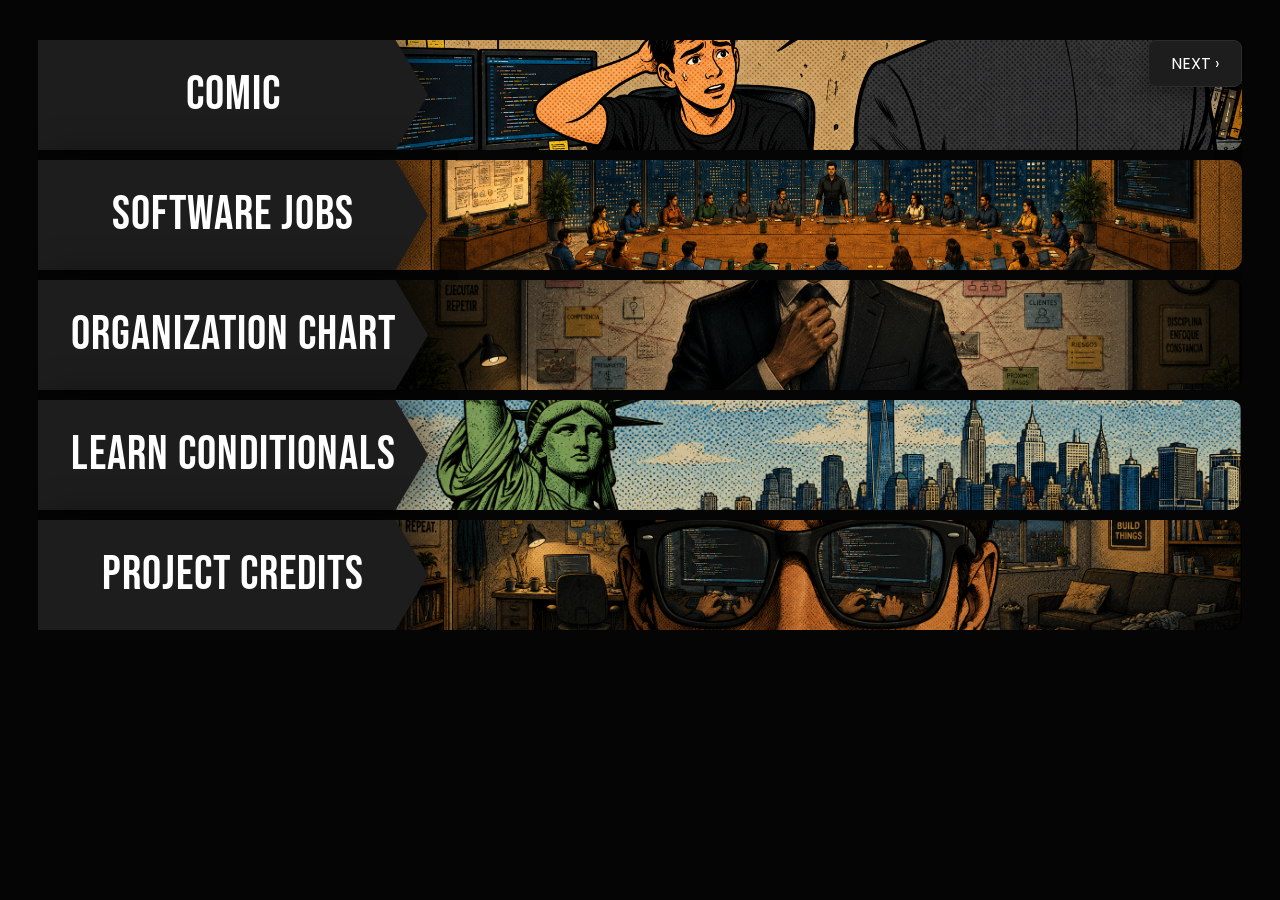
<file: index.html>
<!DOCTYPE html>
<html lang="es">

<head>
    <meta charset="UTF-8">
    <meta name="viewport" content="width=device-width, initial-scale=1.0">

    <link rel="stylesheet" href="style.css">

    <link href="https://fonts.googleapis.com/css2?family=Bebas+Neue&family=Poppins:wght@300;500&display=swap" rel="stylesheet">

    <title>English Project</title>
</head>

<body>

    <main id="menu">

        <h1 class="menu-title">ENGLISH PROJECT</h1>

        <button id="next-btn" class="page-nav next">NEXT ›</button>
        <button id="back-btn" class="page-nav back" hidden>‹ BACK</button>

        <div class="menu-pages" id="menu-pages">

    <div class="menu-page" id="page-1">

        <div class="item">
            <div class="flag">
                <svg viewBox="0 0 420 110" preserveAspectRatio="none">
                    <polygon class="flag-shape" points="0,0 385,0 420,55 385,110 0,110"/>
                </svg>
                <span>COMIC</span>
            </div>
            <div class="photo-container">
                <a href="comic.html" class="photo" style="background-image:url('img/comic.png')"></a>
            </div>
        </div>

        <div class="item">
            <div class="flag">
                <svg viewBox="0 0 420 110" preserveAspectRatio="none">
                    <polygon class="flag-shape" points="0,0 385,0 420,55 385,110 0,110"/>
                </svg>
                <span>SOFTWARE JOBS</span>
            </div>
            <div class="photo-container">
                <a href="jobs.html" class="photo" style="background-image:url('img/jobs.png')"></a>
            </div>
        </div>

        <div class="item">
            <div class="flag">
                <svg viewBox="0 0 420 110" preserveAspectRatio="none">
                    <polygon class="flag-shape" points="0,0 385,0 420,55 385,110 0,110"/>
                </svg>
                <span>ORGANIZATION CHART</span>
            </div>
            <div class="photo-container">
                <a href="chart.html" class="photo" style="background-image:url('img/chart.png')"></a>
            </div>
        </div>

        <div class="item">
            <div class="flag">
                <svg viewBox="0 0 420 110" preserveAspectRatio="none">
                    <polygon class="flag-shape" points="0,0 385,0 420,55 385,110 0,110"/>
                </svg>
                <span>LEARN CONDITIONALS</span>
            </div>
            <div class="photo-container">
                <a href="quiz.html" class="photo" style="background-image:url('img/quiz.png')"></a>
            </div>
        </div>

        <div class="item">
            <div class="flag">
                <svg viewBox="0 0 420 110" preserveAspectRatio="none">
                    <polygon class="flag-shape" points="0,0 385,0 420,55 385,110 0,110"/>
                </svg>
                <span>PROJECT CREDITS</span>
            </div>
            <div class="photo-container">
                <a href="credits.html" class="photo" style="background-image:url('img/credits.png')"></a>
            </div>
        </div>

    </div>

    <div class="menu-page" id="page-2">

        <div class="item">
            <div class="flag">
                <svg viewBox="0 0 420 110" preserveAspectRatio="none">
                    <polygon class="flag-shape" points="0,0 385,0 420,55 385,110 0,110"/>
                </svg>
                <span class="small-text">ZERO & FIRST<br>CONDITIONAL</span>
            </div>
            <div class="photo-container">
                <a href="conditionals.html" class="photo" style="background-image:url('img/conditionals.jpeg')"></a>
            </div>
        </div>

        <div class="item">
            <div class="flag">
                <svg viewBox="0 0 420 110" preserveAspectRatio="none">
                    <polygon class="flag-shape" points="0,0 385,0 420,55 385,110 0,110"/>
                </svg>
                <span class="small-text">CODESENA<br>SOLUTIONS</span>
            </div>
            <div class="photo-container">
                <a href="codesena.html" class="photo" style="background-image:url('img/codesena.png')"></a>
            </div>
        </div>

        <div class="item item-empty"></div>
        <div class="item item-empty"></div>
        <div class="item item-empty"></div>

    </div>

</div>

    </main>

    <script src="script.js"></script>

</body>

</html>
</file>
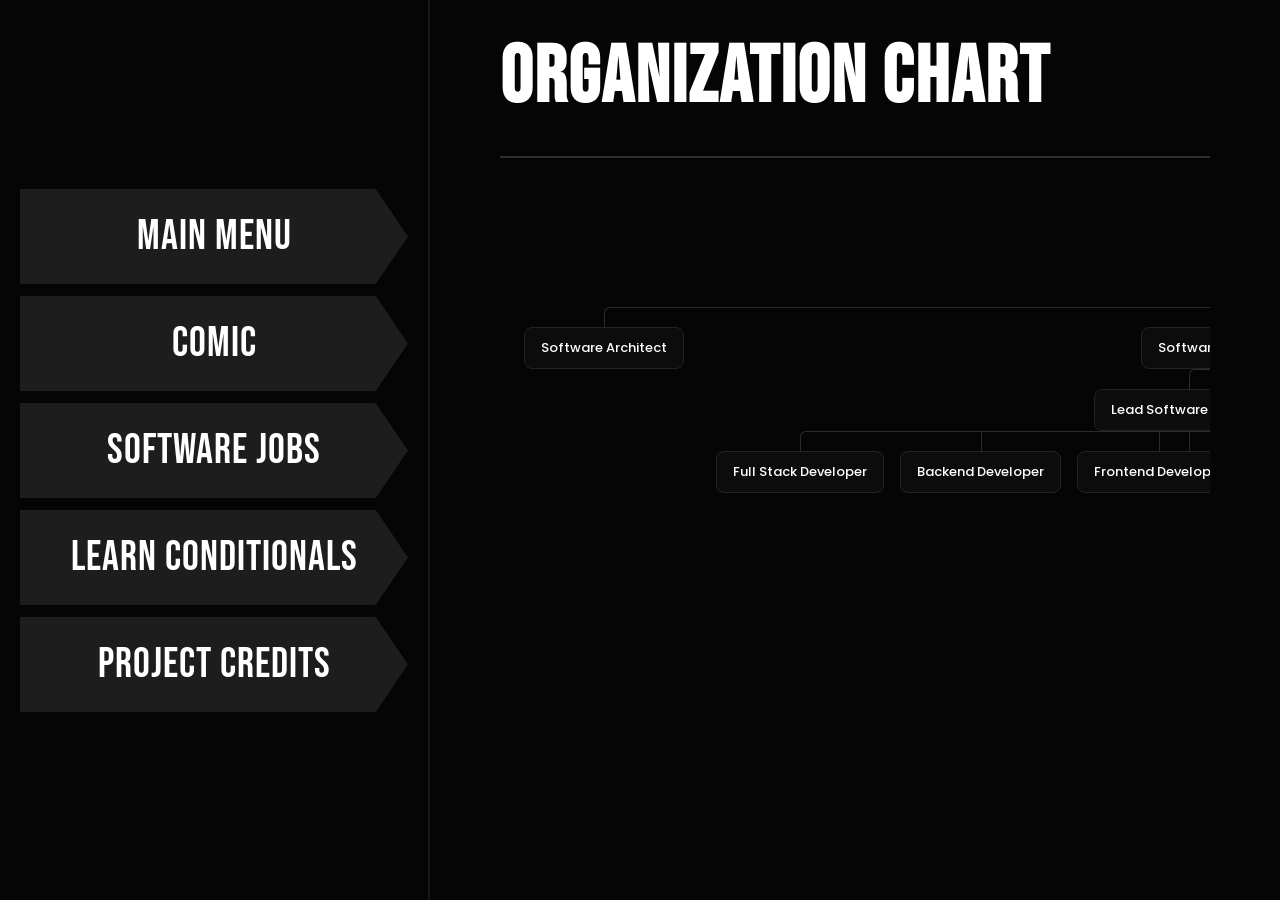
<file: chart.html>
<!DOCTYPE html>
<html lang="es">

<head>

    <meta charset="UTF-8">
    <meta name="viewport" content="width=device-width, initial-scale=1.0">

    <link rel="stylesheet" id="page-style" href="chart.css">

    <link href="https://fonts.googleapis.com/css2?family=Bebas+Neue&family=Poppins:wght@300;400;500&display=swap" rel="stylesheet">

    <title>Organization Chart</title>

</head>

<body>

    <!--======================
            MENÚ
    ======================-->

    <main id="menu"></main>

    <!--======================
          CONTENIDO
    ======================-->

    <section class="content">

        <h1>ORGANIZATION CHART</h1>

        <div class="separator"></div>

        <div class="org-chart">
            <ul>
                <li>
                    <div class="org-box">CEO</div>
                    <ul>
                        <li>
                            <div class="org-box">CTO</div>
                            <ul>
                                <li><div class="org-box">Software Architect</div></li>

                                <li>
                                    <div class="org-box">Software Engineering Manager</div>
                                    <ul>
                                        <li>
                                            <div class="org-box">Lead Software Engineer</div>
                                            <ul>
                                                <li><div class="org-box">Full Stack Developer</div></li>
                                                <li><div class="org-box">Backend Developer</div></li>
                                                <li><div class="org-box">Frontend Developer</div></li>
                                                <li><div class="org-box">Mobile App Developer</div></li>
                                                <li><div class="org-box">Junior Software Developer</div></li>
                                            </ul>
                                        </li>
                                        <li><div class="org-box">Scrum Master</div></li>
                                    </ul>
                                </li>

                                <li><div class="org-box">DevOps Engineer</div></li>

                                <li>
                                    <div class="org-box">Data Engineer</div>
                                    <ul>
                                        <li><div class="org-box">Database Administrator (DBA)</div></li>
                                    </ul>
                                </li>

                                <li><div class="org-box">Cybersecurity Analyst</div></li>

                                <li>
                                    <div class="org-box">QA Manager</div>
                                    <ul>
                                        <li><div class="org-box">QA Automation Engineer</div></li>
                                    </ul>
                                </li>

                                <li><div class="org-box">UI/UX Designer</div></li>
                            </ul>
                        </li>

                        <li>
                            <div class="org-box">Product Manager</div>
                            <ul>
                                <li><div class="org-box">Project Manager</div></li>
                            </ul>
                        </li>
                    </ul>
                </li>
            </ul>
        </div>

    </section>
<script src="menu.js"></script>
</body>

</html>
</file>
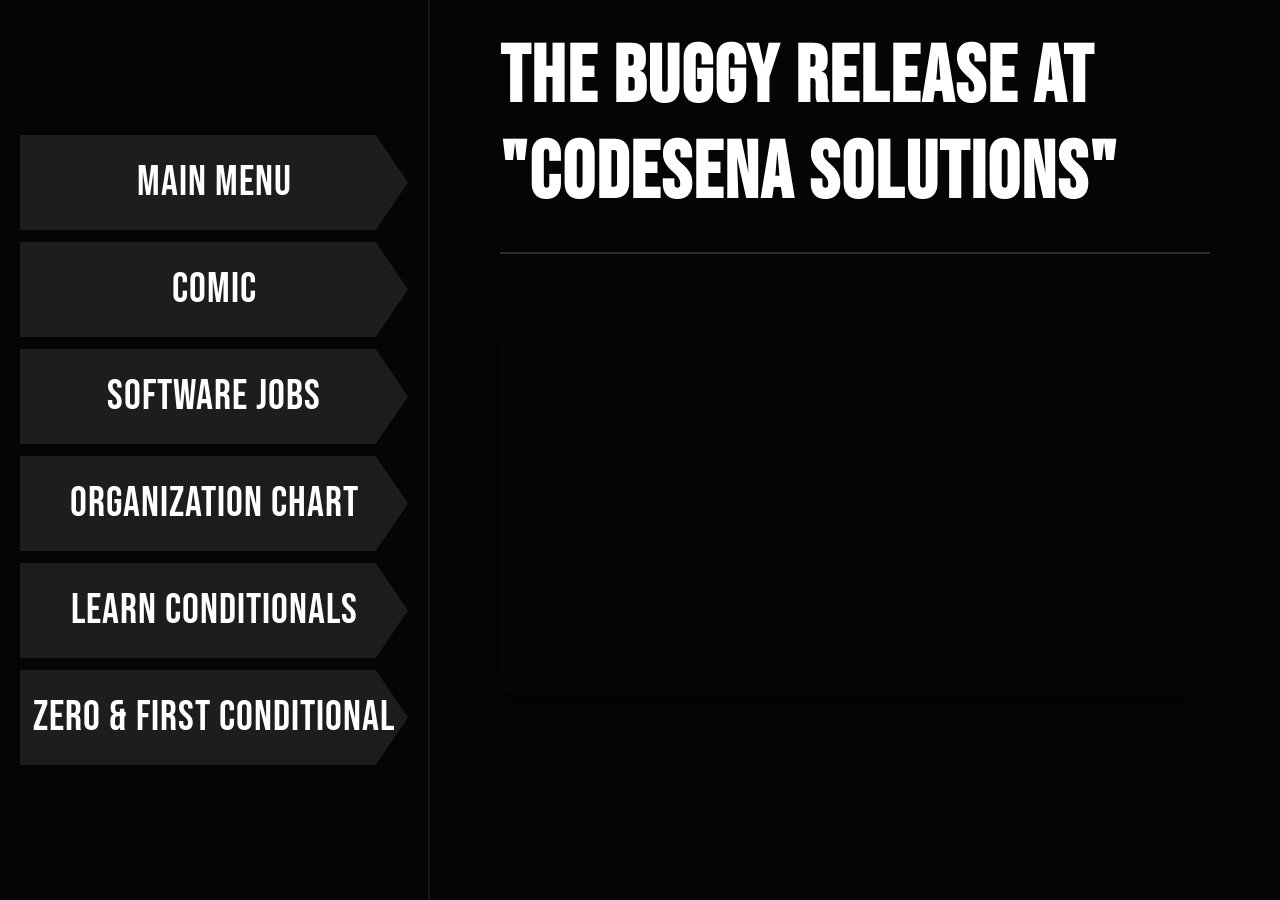
<file: codesena.html>
<!DOCTYPE html>
<html lang="es">

<head>

    <meta charset="UTF-8">
    <meta name="viewport" content="width=device-width, initial-scale=1.0">

    <link id="page-style" rel="stylesheet" href="conditionals.css">

    <link href="https://fonts.googleapis.com/css2?family=Bebas+Neue&family=Poppins:wght@300;400;500&display=swap" rel="stylesheet">

    <title>The Buggy Release at CodeSENA Solutions</title>

</head>

<body>

    <main id="menu"></main>

    <section class="content">

        <h1>THE BUGGY RELEASE AT "CODESENA SOLUTIONS"</h1>

        <div class="separator"></div>

        <div class="video-wrapper">
            <iframe
                src="https://www.youtube-nocookie.com/embed/qSfKwCmTITk"
                title="The Buggy Release at CodeSENA Solutions"
                frameborder="0"
                allow="accelerometer; autoplay; clipboard-write; encrypted-media; gyroscope; picture-in-picture; web-share"
                allowfullscreen>
            </iframe>
        </div>

    </section>

    <script src="menu.js"></script>

</body>

</html>
</file>
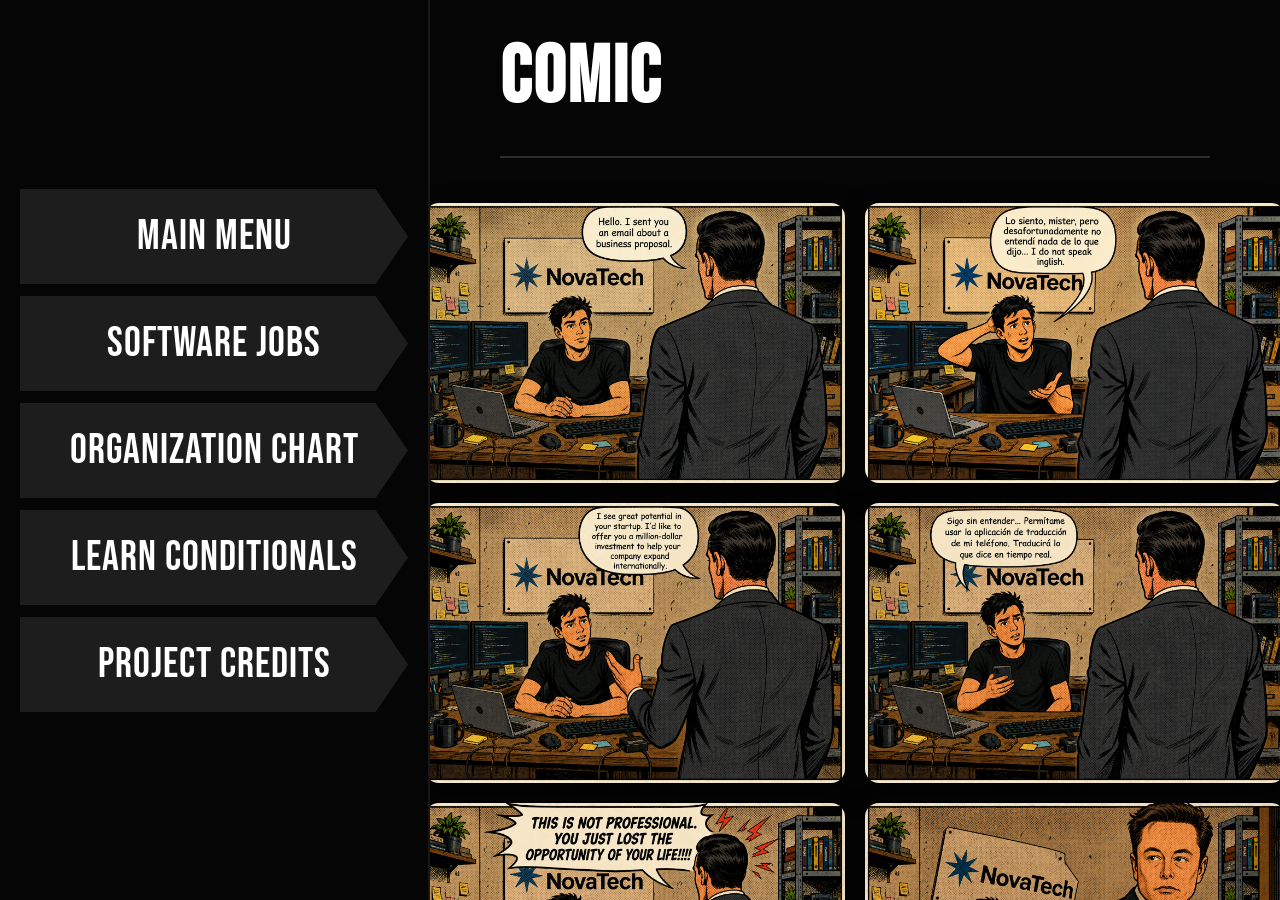
<file: comic.html>
<!DOCTYPE html>
<html lang="es">

<head>

    <meta charset="UTF-8">
    <meta name="viewport" content="width=device-width, initial-scale=1.0">

    <link rel="stylesheet" id="page-style" href="comic.css">

    <link href="https://fonts.googleapis.com/css2?family=Bebas+Neue&family=Poppins:wght@300;400;500&display=swap" rel="stylesheet">

    <title>Comic</title>

</head>

<body>

    <!--======================
            MENÚ
    ======================-->

    <main id="menu"></main>


    <!--======================
          CONTENIDO
    ======================-->

    <section class="content">

        <h1>COMIC</h1>

        <div class="separator"></div>


        <section class="comic-grid">

            <img src="img/comic1.png" alt="Comic 1">
            <img src="img/comic2.png" alt="Comic 2">

            <img src="img/comic3.png" alt="Comic 3">
            <img src="img/comic4.png" alt="Comic 4">

            <img src="img/comic5.png" alt="Comic 5">
            <img src="img/comic6.png" alt="Comic 6">

        </section>

        <h1 class="qa-title">QUESTIONS & ANSWERS</h1>

<div class="separator"></div>

<div class="qa">

    <h3>1. What communication problems are evident in the situation?</h3>

    <p>
        A linguistic problem, as the young man did not understand what the other person was saying because he could not speak English correctly. He knew only the basics, which prevented him from holding a coherent conversation.

    </p>

    <h3>2. How does this affect the company's image?</h3>

    <p>
        This makes the company appear unprepared, unprofessional, and unfamiliar with international business standards. They may miss out on major opportunities due to the language barrier, which can hinder their growth and expansion.
    </p>

    <h3>3. What simple English phrases could have solved the problem immediately?</h3>

    <ul>

        <li>Please speak more slowly.</li>

        <li>Could you repeat that, please?</li>

        <li>Please hold on a moment, I will call someone who speaks English.</li>

        <li>Thank you for your patience.</li>

    </ul>

    <h3>4. Have you ever experienced a similar situation? Share your experience.</h3>

    <p>
        I have never experienced a situation like that because I have not had personal contact with someone who speaks another language. However, sometimes it has been difficult for me to understand English in videos or online conversations. That is why I believe learning English is very important, especially in the programming industry, where it can open many professional opportunities.
    </p>

</div>

    </section>
<script src="menu.js"></script>
</body>

</html>
</file>
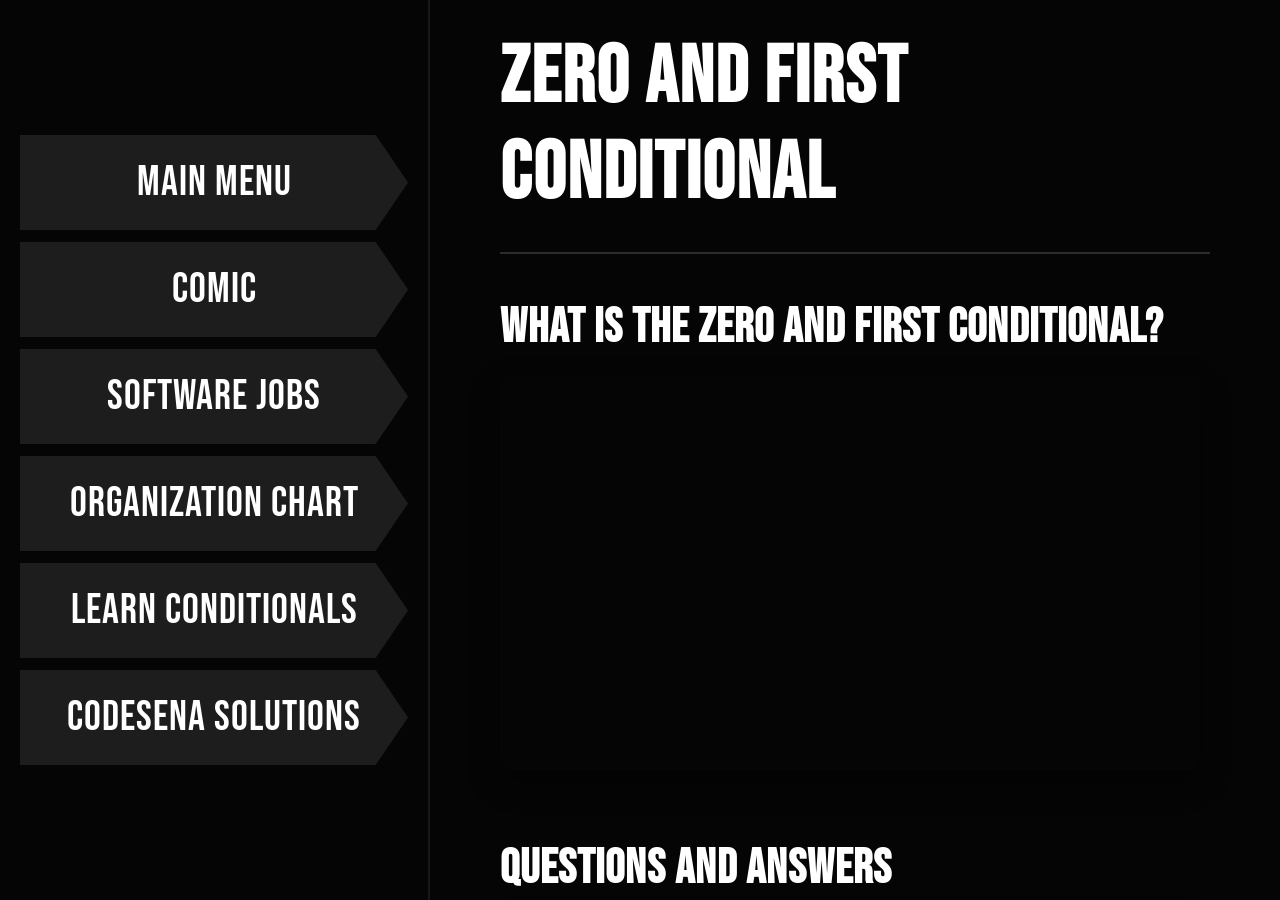
<file: conditionals.html>
<!DOCTYPE html>
<html lang="es">

<head>
    <meta charset="UTF-8">
    <meta name="viewport" content="width=device-width, initial-scale=1.0">
    <!-- Mantenemos el CSP para seguridad general e incluimos TikTok y YouTube en frame-src -->
    <meta http-equiv="Content-Security-Policy" content="script-src 'self'; frame-src 'self' https://www.youtube-nocookie.com https://www.tiktok.com;">

    <link id="page-style" rel="stylesheet" href="conditionals.css">
    <link href="https://fonts.googleapis.com/css2?family=Bebas+Neue&family=Poppins:wght@300;400;500&display=swap" rel="stylesheet">

    <title>Zero and First Conditional</title>
</head>

<body>

    <main id="menu"></main>

   <section class="content">

    <h1>ZERO AND FIRST CONDITIONAL</h1>

    <div class="separator"></div>

    <h2 class="video-subtitle">What is the zero and first conditional?</h2>

    <div class="video-wrapper">
        <iframe
            src="https://www.youtube-nocookie.com/embed/W9gJMl_FYs0"
            title="What is the zero and first conditional?"
            frameborder="0"
            allow="accelerometer; autoplay; clipboard-write; encrypted-media; gyroscope; picture-in-picture; web-share"
            allowfullscreen>
        </iframe>
    </div>

    <h2 class="video-subtitle">Questions and Answers</h2>

    <div class="video-wrapper">
        <iframe
            src="https://www.youtube-nocookie.com/embed/RC8B1yRriaQ"
            title="Questions and Answers"
            frameborder="0"
            allow="accelerometer; autoplay; clipboard-write; encrypted-media; gyroscope; picture-in-picture; web-share"
            allowfullscreen>
        </iframe>
    </div>

</section>

    <script src="menu.js"></script>

</body>

</html>
</file>
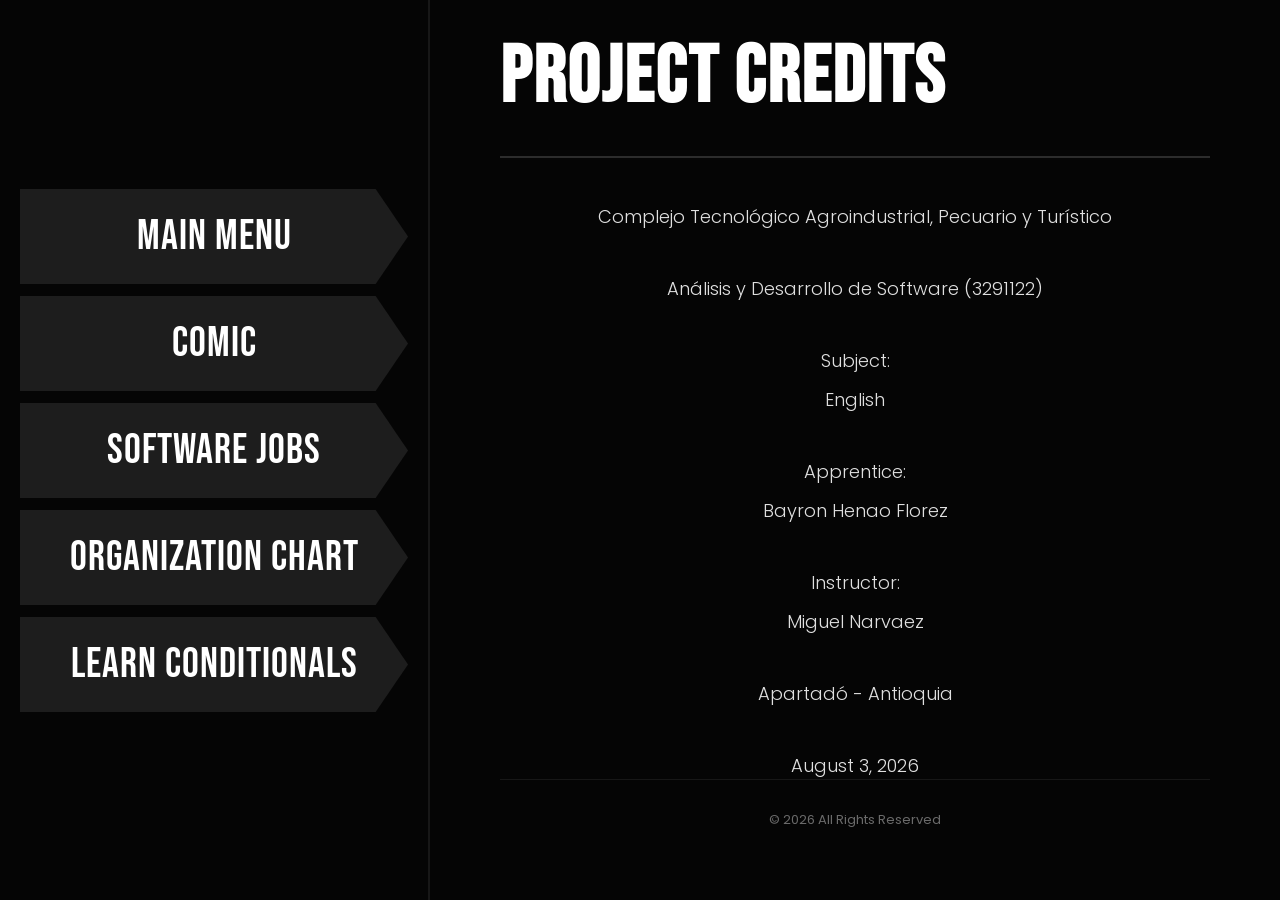
<file: credits.html>
<!DOCTYPE html>
<html lang="es">

<head>

    <meta charset="UTF-8">
    <meta name="viewport" content="width=device-width, initial-scale=1.0">

    <link rel="stylesheet" id="page-style" href="credits.css">

    <link href="https://fonts.googleapis.com/css2?family=Bebas+Neue&family=Poppins:wght@300;400;500&display=swap" rel="stylesheet">

    <title>Project Credits</title>

</head>

<body>

    <!--======================
            MENÚ
    ======================-->

    <main id="menu"></main>
    <!--======================
          CONTENIDO
    ======================-->

    <section class="content">

        <h1>PROJECT CREDITS</h1>

        <div class="separator"></div>

        <div class="credits-info">

    <p>Complejo Tecnológico Agroindustrial, Pecuario y Turístico</p>

    <p>Análisis y Desarrollo de Software (3291122)</p>

    <div class="credit-pair">
        <p>Subject:</p>
        <p>English</p>
    </div>

    <div class="credit-pair">
        <p>Apprentice:</p>
        <p>Bayron Henao Florez</p>
    </div>

    <div class="credit-pair">
        <p>Instructor:</p>
        <p>Miguel Narvaez</p>
    </div>

    <p>Apartadó - Antioquia</p>

    <p>August 3, 2026</p>

</div>

<footer class="credits-footer">&copy; 2026 All Rights Reserved</footer>

    </section>
<script src="menu.js"></script>
</body>

</html>
</file>
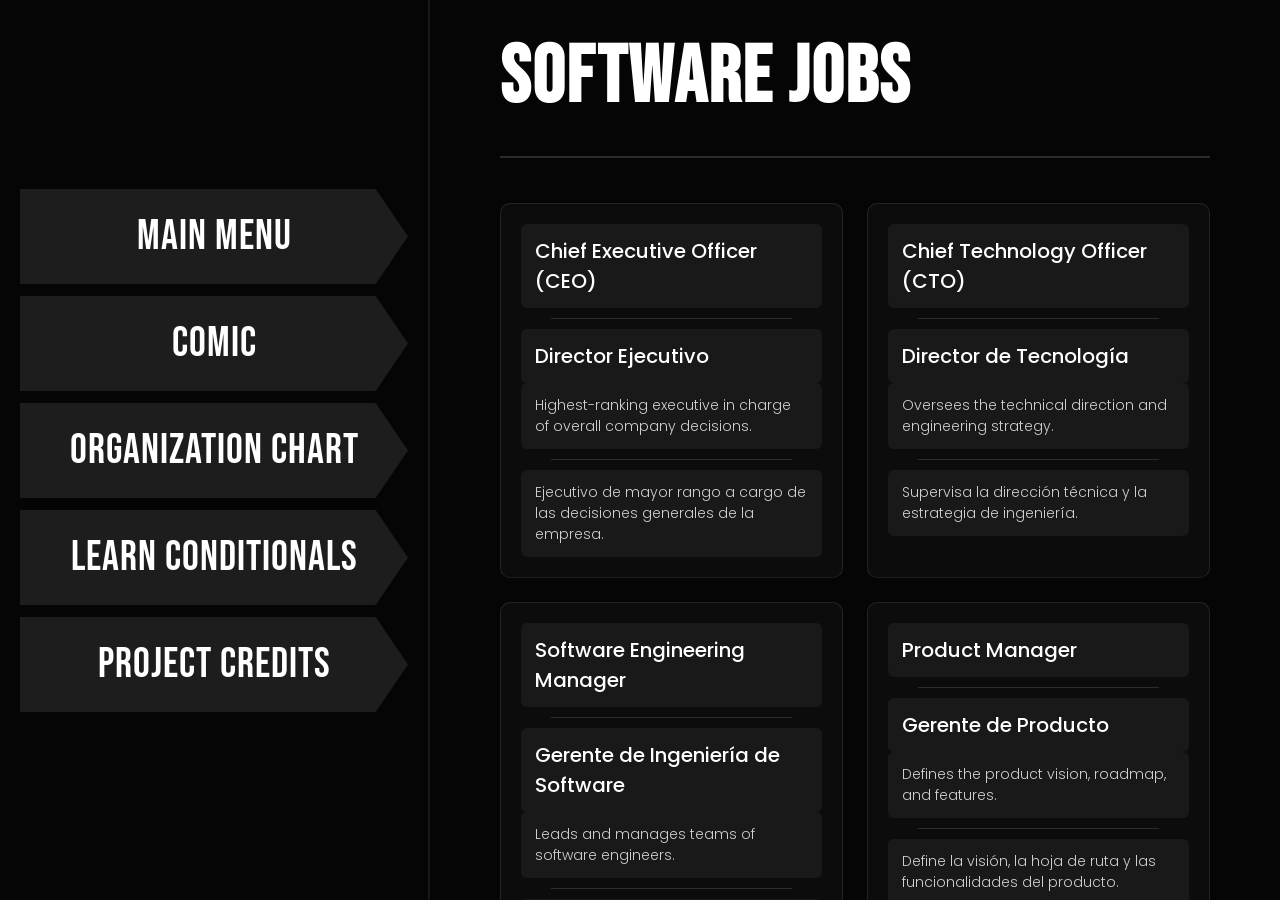
<file: jobs.html>
<!DOCTYPE html>
<html lang="es">

<head>

    <meta charset="UTF-8">
    <meta name="viewport" content="width=device-width, initial-scale=1.0">

    <link rel="stylesheet" id="page-style" href="jobs.css">

    <link href="https://fonts.googleapis.com/css2?family=Bebas+Neue&family=Poppins:wght@300;400;500&display=swap" rel="stylesheet">

    <title>Software Jobs</title>

</head>

<body>


    <main id="menu"></main>

    <section class="content">

        <h1>SOFTWARE JOBS</h1>

        <div class="separator"></div>

        <div class="jobs-grid">

   <div class="job">

    <div class="job-group">
        <p class="job-text">Chief Executive Officer (CEO)</p>
        <div class="job-line"></div>
        <p class="job-text">Director Ejecutivo</p>
    </div>

    <div class="job-group">
        <p class="job-text small">Highest-ranking executive in charge of overall company decisions.</p>
        <div class="job-line"></div>
        <p class="job-text small">Ejecutivo de mayor rango a cargo de las decisiones generales de la empresa.
</p>
    </div>

</div>
 <div class="job">

    <div class="job-group">
        <p class="job-text">Chief Technology Officer (CTO)</p>
        <div class="job-line"></div>
        <p class="job-text">Director de Tecnología</p>
    </div>

    <div class="job-group">
        <p class="job-text small">Oversees the technical direction and engineering strategy.</p>
        <div class="job-line"></div>
        <p class="job-text small">Supervisa la dirección técnica y la estrategia de ingeniería.</p>
    </div>

</div>
 <div class="job">

    <div class="job-group">
        <p class="job-text">Software Engineering Manager</p>
        <div class="job-line"></div>
        <p class="job-text">Gerente de Ingeniería de Software</p>
    </div>

    <div class="job-group">
        <p class="job-text small">Leads and manages teams of software engineers.</p>
        <div class="job-line"></div>
        <p class="job-text small">Lidera y gestiona equipos de ingenieros de software.
</p>
    </div>

</div>
 <div class="job">

    <div class="job-group">
        <p class="job-text">Product Manager</p>
        <div class="job-line"></div>
        <p class="job-text">Gerente de Producto</p>
    </div>

    <div class="job-group">
        <p class="job-text small">Defines the product vision, roadmap, and features.</p>
        <div class="job-line"></div>
        <p class="job-text small">Define la visión, la hoja de ruta y las funcionalidades del producto.
</p>
    </div>

</div>
 <div class="job">

    <div class="job-group">
        <p class="job-text">Project Manager</p>
        <div class="job-line"></div>
        <p class="job-text">Gerente de Proyecto</p>
    </div>

    <div class="job-group">
        <p class="job-text small">Ensures projects are completed on time and within budget.</p>
        <div class="job-line"></div>
        <p class="job-text small">Garantiza que los proyectos se completen a tiempo y dentro del presupuesto.
</p>
    </div>

</div>
 <div class="job">

    <div class="job-group">
        <p class="job-text">Software Architect</p>
        <div class="job-line"></div>
        <p class="job-text">Arquitecto de Software</p>
    </div>

    <div class="job-group">
        <p class="job-text small">Designs the high-level structure and technology stack of systems.</p>
        <div class="job-line"></div>
        <p class="job-text small">Diseña la estructura de alto nivel y la pila tecnológica de los sistemas.
</p>
    </div>

</div>
 <div class="job">

    <div class="job-group">
        <p class="job-text">Lead Software Engineer</p>
        <div class="job-line"></div>
        <p class="job-text">Líder de Desarrollo de Software</p>
    </div>

    <div class="job-group">
        <p class="job-text small">Senior developer overseeing code quality and technical implementation.</p>
        <div class="job-line"></div>
        <p class="job-text small">Desarrollador sénior a cargo de la calidad del código y la implementación técnica.
</p>
    </div>

</div>
 <div class="job">

    <div class="job-group">
        <p class="job-text">Full Stack Developer</p>
        <div class="job-line"></div>
        <p class="job-text">Desarrollador Full Stack</p>
    </div>

    <div class="job-group">
        <p class="job-text small">Works on both client-side (frontend) and server-side (backend) code.</p>
        <div class="job-line"></div>
        <p class="job-text small">Trabaja tanto en código del lado del cliente (frontend) como del lado del servidor (backend).
</p>
    </div>

</div>
 <div class="job">

    <div class="job-group">
        <p class="job-text">Backend Developer</p>
        <div class="job-line"></div>
        <p class="job-text">Desarrollador Backend</p>
    </div>

    <div class="job-group">
        <p class="job-text small">Builds and maintains databases, APIs, and server logic.</p>
        <div class="job-line"></div>
        <p class="job-text small">Desarrolla y mantiene bases de datos, API y lógica de servidor.
</p>
    </div>

</div>
 <div class="job">

    <div class="job-group">
        <p class="job-text">Frontend Developer</p>
        <div class="job-line"></div>
        <p class="job-text">Desarrollador Frontend</p>
    </div>

    <div class="job-group">
        <p class="job-text small">Creates user interfaces and user experiences on the client side.</p>
        <div class="job-line"></div>
        <p class="job-text small">Crea interfaces de usuario y experiencias de usuario en el lado del cliente.
</p>
    </div>

</div>
 <div class="job">

    <div class="job-group">
        <p class="job-text">Mobile App Developer</p>
        <div class="job-line"></div>
        <p class="job-text">Desarrollador de Aplicaciones Móviles</p>
    </div>

    <div class="job-group">
        <p class="job-text small">Builds applications for iOS and Android platforms.</p>
        <div class="job-line"></div>
        <p class="job-text small">Desarrolla aplicaciones para las plataformas iOS y Android.
</p>
    </div>

</div>
 <div class="job">

    <div class="job-group">
        <p class="job-text">DevOps Engineer</p>
        <div class="job-line"></div>
        <p class="job-text">Ingeniero DevOps</p>
    </div>

    <div class="job-group">
        <p class="job-text small">Manages continuous integration, deployment, and infrastructure.</p>
        <div class="job-line"></div>
        <p class="job-text small">Gestiona la integración continua, el despliegue y la infraestructura.
</p>
    </div>

</div>
 <div class="job">

    <div class="job-group">
        <p class="job-text">Quality Assurance (QA) Manager</p>
        <div class="job-line"></div>
        <p class="job-text">Gerente de Control de Calidad</p>
    </div>

    <div class="job-group">
        <p class="job-text small">Oversees testing processes to guarantee software quality.</p>
        <div class="job-line"></div>
        <p class="job-text small">Supervisa los procesos de pruebas para garantizar la calidad del software.
</p>
    </div>

</div>
 <div class="job">

    <div class="job-group">
        <p class="job-text">QA Automation Engineer</p>
        <div class="job-line"></div>
        <p class="job-text">Ingeniero de Automatización de Pruebas</p>
    </div>

    <div class="job-group">
        <p class="job-text small">Writes automated scripts to test software functionality.</p>
        <div class="job-line"></div>
        <p class="job-text small">Escribe scripts automatizados para probar la funcionalidad del software.
</p>
    </div>

</div>
 <div class="job">

    <div class="job-group">
        <p class="job-text">UI/UX Designer</p>
        <div class="job-line"></div>
        <p class="job-text">Diseñador de Interfaz y Experiencia de Usuario</p>
    </div>

    <div class="job-group">
        <p class="job-text small">Designs modern, intuitive, and accessible user interfaces.</p>
        <div class="job-line"></div>
        <p class="job-text small">Diseña interfaces de usuario modernas, intuitivas y accesibles.
</p>
    </div>

</div>
 <div class="job">

    <div class="job-group">
        <p class="job-text">Data Engineer</p>
        <div class="job-line"></div>
        <p class="job-text">Ingeniero de Datos</p>
    </div>

    <div class="job-group">
        <p class="job-text small">Builds pipelines to collect, clean, and store large data sets.</p>
        <div class="job-line"></div>
        <p class="job-text small">Desarrolla canalizaciones para recopilar, limpiar y almacenar grandes conjuntos de datos.
</p>
    </div>

</div>
 <div class="job">

    <div class="job-group">
        <p class="job-text">Database Administrator (DBA)</p>
        <div class="job-line"></div>
        <p class="job-text">Administrador de Bases de Datos</p>
    </div>

    <div class="job-group">
        <p class="job-text small">Ensures database performance, integrity, and security.</p>
        <div class="job-line"></div>
        <p class="job-text small">Garantiza el rendimiento, la integridad y la seguridad de la base de datos.
</p>
    </div>

</div>
 <div class="job">

    <div class="job-group">
        <p class="job-text">Cybersecurity Analyst</p>
        <div class="job-line"></div>
        <p class="job-text">Analista de Ciberseguridad</p>
    </div>

    <div class="job-group">
        <p class="job-text small">Protects systems, networks, and data from cyber threats.</p>
        <div class="job-line"></div>
        <p class="job-text small">Protege sistemas, redes y datos frente a amenazas cibernéticas.
</p>
    </div>

</div>
 <div class="job">

    <div class="job-group">
        <p class="job-text">Scrum Master</p>
        <div class="job-line"></div>
        <p class="job-text">Facilitador Scrum</p>
    </div>

    <div class="job-group">
        <p class="job-text small">Guides teams using agile methodologies to improve productivity.</p>
        <div class="job-line"></div>
        <p class="job-text small">Guía a equipos que utilizan metodologías ágiles para mejorar la productividad.
</p>
    </div>

</div>
 <div class="job">

    <div class="job-group">
        <p class="job-text">Junior Software Developer</p>
        <div class="job-line"></div>
        <p class="job-text">Desarrollador de Software Junior</p>
    </div>

    <div class="job-group">
        <p class="job-text small">Entry-level programmer writing code under supervision.</p>
        <div class="job-line"></div>
        <p class="job-text small">Programador de nivel inicial que escribe código bajo supervisión.
</p>
    </div>

</div>


</div>


    </section>
<script src="menu.js"></script>
</body>

</html>
</file>
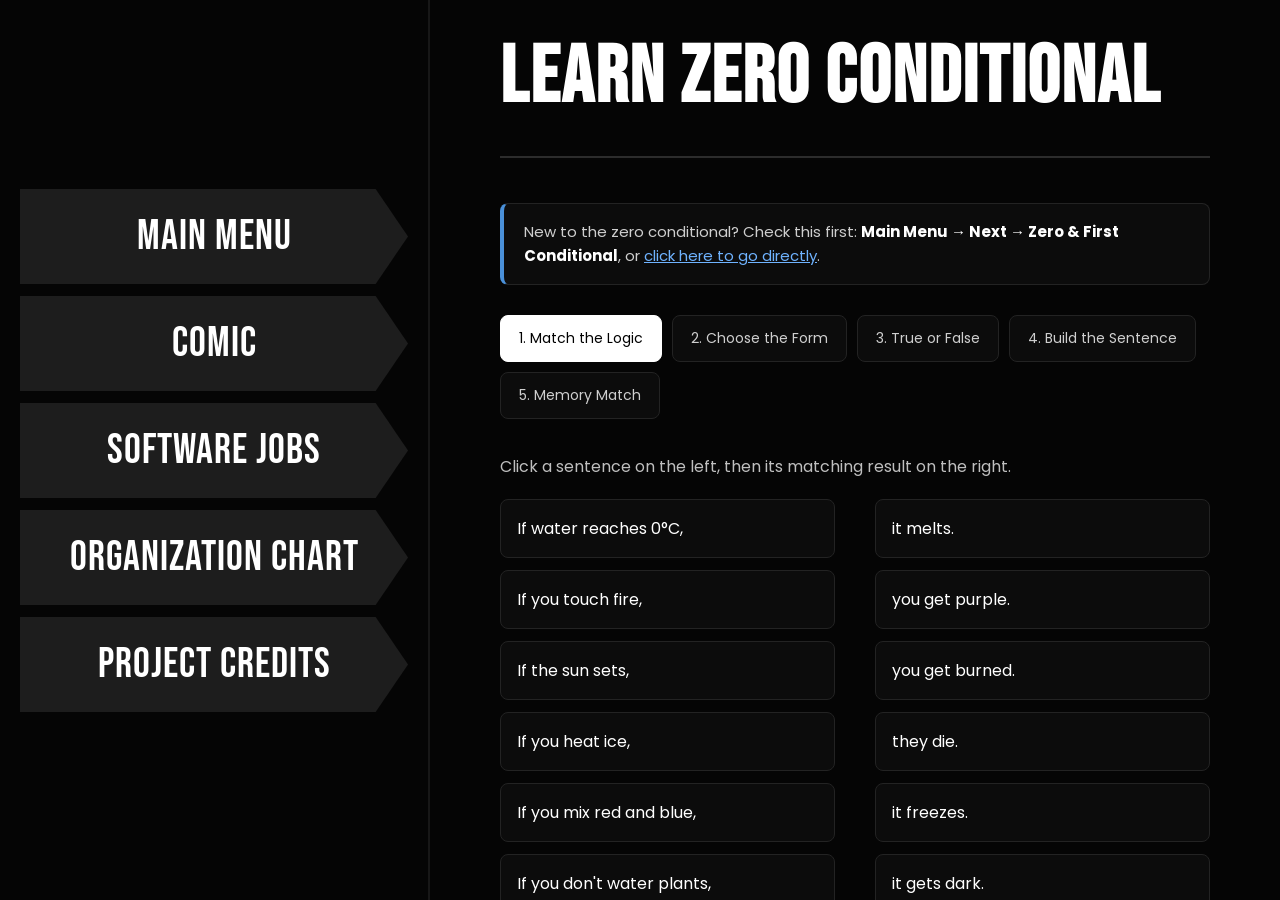
<file: quiz.html>
<!DOCTYPE html>
<html lang="es">

<head>

    <meta charset="UTF-8">
    <meta name="viewport" content="width=device-width, initial-scale=1.0">

    <link id="page-style" rel="stylesheet" href="quiz.css">

    <link href="https://fonts.googleapis.com/css2?family=Bebas+Neue&family=Poppins:wght@300;400;500&display=swap" rel="stylesheet">

    <title>Zero Conditional Games</title>

</head>

<body>

    <main id="menu"></main>

    <section class="content">

        <h1>LEARN ZERO CONDITIONAL</h1>

        <div class="separator"></div>
        <div class="intro-note">
    New to the zero conditional? Check this first: <strong>Main Menu → Next → Zero & First Conditional</strong>, or <a href="conditionals.html">click here to go directly</a>.
</div>
        <div class="game-tabs">
            <button class="game-tab" data-game="match">1. Match the Logic</button>
            <button class="game-tab" data-game="fill">2. Choose the Form</button>
            <button class="game-tab" data-game="truefalse">3. True or False</button>
            <button class="game-tab" data-game="builder">4. Build the Sentence</button>
            <button class="game-tab" data-game="memory">5. Memory Match</button>
        </div>

        <div id="game-container"></div>

    </section>

    <script src="menu.js"></script>
    <script src="games.js"></script>

</body>

</html>
</file>
<file: style.css>
*{
    box-sizing:border-box;
}

body{
    margin:0;
    background:#050505;
    font-family:Poppins,sans-serif;
    overflow:hidden;
}

#menu{
    justify-content:center;
    width:min(1500px,94vw);
    margin:40px auto;
    display:flex;
    flex-direction:column;
    gap:10px;
    position:relative;
    overflow:hidden;
}

.page-nav{
    position:absolute;
    top:0;
    z-index:30;
    background:#1d1d1d;
    color:#fff;
    border:1px solid #2c2c2c;
    padding:10px 22px;
    border-radius:8px;
    cursor:pointer;
    font-family:Poppins,sans-serif;
    font-size:16px;
    transition:.2s;
    box-shadow:0 8px 20px rgba(0,0,0,.4);
}

.page-nav:hover{
    background:#262626;
}

.page-nav.next{
    right:0;
}

.page-nav.back{
    left:0;
}

.menu-pages{
    display:flex;
    width:200%;
    transition:transform .6s ease;
}

.menu-page{
    width:50%;
    flex-shrink:0;
    display:flex;
    flex-direction:column;
    gap:10px;
}

.menu-pages.show-page-2{
    transform:translateX(-50%);
}

.item{
    display:flex;
    align-items:center;
    opacity:1;
    transform:translateX(-100vw);
    transition:transform 2.5s ease;
}

.item-empty{
    height:110px;
}

.flag{
    width:390px;
    height:110px;
    position:relative;
    flex-shrink:0;
    z-index:20;
    filter:drop-shadow(12px 0 18px rgba(0,0,0,.55));
    transition:filter .35s ease;
}

.flag svg{
    position:absolute;
    inset:0;
    width:100%;
    height:100%;
}

.flag-shape{
    fill:#1d1d1d;
}

.flag span{
    position:absolute;
    inset:0;
    display:flex;
    justify-content:center;
    align-items:center;
    color:#fff;
    font:48px "Bebas Neue";
    letter-spacing:1px;
    text-align:center;
    line-height:1.1;
    padding:0 10px;
}

.flag span.small-text{
    font-size:36px;
}

.photo{
    display:block;
    cursor:pointer;
    position:relative;
    overflow:hidden;
    width:100%;
    height:100%;
    background-size:cover;
    background-position:center;
    border-radius:0 12px 12px 0;
    transform-origin:left center;
    transition:
        transform .35s ease,
        box-shadow .35s ease,
        filter .35s ease;
}

.photo[href="conditionals.html"]{
    background-position:center 57%;
}

.photo::after{
    content:"";
    position:absolute;
    inset:0;
    pointer-events:none;
    background:rgba(0,0,0,0);
    transition:.35s;
}

.photo-container{
    flex:1;
    height:110px;
    margin-left:-35px;
    position:relative;
    z-index:5;
    overflow:visible;
}

#menu:has(.photo-container:hover) .item:not(:has(.photo-container:hover)) .photo::after{
    background:rgba(0,0,0,.60);
}

.photo-container:hover .photo{
    transform:scaleX(1.05);
    box-shadow:0 18px 45px rgba(0,0,0,.40);
}

.item:hover .flag{
    filter:drop-shadow(8px 0 10px rgba(0,0,0,.20));
}

.show{
    opacity:1;
    transform:none;
}

.hide{
    transform:translateX(120vw)!important;
}

.menu-title{
    display:none;
}

.menu-title.show{
    transform:none;
}

.menu-title.hide{
    transform:translateX(120vw) !important;
}

@media (max-width:768px){

    body{
        overflow:auto;
        min-height:100vh;
        display:flex;
        align-items:center;
    }

    #menu{
        width:94vw;
        margin:20px auto;
        gap:20px;
        padding-top:130px; /* Aumentado para separar los elementos del botón */
        position:relative;
    }

    /* Título en la parte superior */
    .menu-title{
        display:block;
        position:absolute;
        top:0;
        left:0;
        right:0;
        text-align:center;
        font-family:"Bebas Neue", sans-serif;
        font-size:40px;
        letter-spacing:2px;
        margin:0;
        color:#fff;
        opacity:1;
        transform:none;
        transition:none;
    }

    /* Botón con más distancia respecto al título */
    .page-nav{
        top:65px; /* Bajado ligeramente para separarlo del título */
        padding:8px 18px;
        font-size:14px;
    }

    .flag{
        width:220px;
        height:70px;
    }

    .flag span{
        font-size:22px;
    }

    .flag span.small-text{
        font-size:20px;
    }

    .photo-container{
        height:70px;
        margin-left:-20px;
    }

    .item-empty{
        height:70px;
    }

    .photo{
        -webkit-tap-highlight-color:transparent;
    }

    .photo:active{
        transform:scaleX(1.05);
        filter:brightness(.7);
        box-shadow:0 18px 45px rgba(0,0,0,.40);
    }

    .photo[href="chart.html"]{
        background-position:center 75%;
        background-size:154%;
    }

    .photo[href="quiz.html"]{
        background-position:left center;
        background-size:164%;
    }

    .photo[href="credits.html"]{
        background-position: 40% center;
        background-size:166%;
    }

    .hide-btn{
        opacity:0;
        transition:opacity .3s ease;
        pointer-events:none;
    }

    .photo[href="jobs.html"]{
        background-position:center 80%;
        background-size:135%;
    }

    .photo[href="conditionals.html"]{
        background-position:30% 45%;
        background-size:150%;
    }

    .photo[href="codesena.html"] {
    background-position: 60% 45%;
    background-size: 150%;
}
}
</file>
<file: chart.css>
*{
    margin:0;
    padding:0;
    box-sizing:border-box;
}

body{
    background:#050505;
    font-family:Poppins,sans-serif;
    color:#fff;
    display:flex;
    height:100vh;
    overflow:hidden;
}

/*==========================
        MENÚ IZQUIERDO
==========================*/

#menu{

    width:430px;

    padding:40px 20px;

    display:flex;

    flex-direction:column;

    justify-content:center;

    gap:12px;

    flex-shrink:0;

    background:#050505;

    border-right:2px solid #171717;

     z-index:10; 

}

.item{

    width:100%;
     opacity:1;

    transform:translateX(-100vw);

    transition:transform .7s ease;

}

.flag{

    width:100%;

    height:95px;

    position:relative;

    cursor:pointer;

    transition:.25s;

    text-decoration:none;

    color:inherit;

    display:block;

}

.flag:hover{

    transform:translateX(8px);

}

.flag svg{

    position:absolute;

    inset:0;

    width:100%;

    height:100%;

}

.flag-shape{

    fill:#1d1d1d;

}

.flag span{

    position:absolute;

    inset:0;

    display:flex;

    justify-content:center;

    align-items:center;

    font-family:"Bebas Neue";

    font-size:42px;

    letter-spacing:1px;

}

/*==========================
        CONTENIDO
==========================*/

.content{

    flex:1;

    overflow-y:auto;

    padding:30px 70px;

}

.content h1{

    font-family:"Bebas Neue";

    font-size:80px;

    letter-spacing:2px;

}

.content h2{

    margin-top:8px;

    font-size:22px;

    font-weight:300;

    color:#bfbfbf;

}

.separator{

    width:100%;

    height:2px;

    background:#2c2c2c;

    margin:30px 0 45px;

}

/*==========================
        ORGANIZATION CHART
==========================*/

.org-chart{

    overflow-x:auto;

    padding:20px 0 40px;


    display:block; 

}

.org-chart, .org-chart ul, .org-chart li{

    list-style-type:none;

    margin:0;

    padding:0;

    position:relative;

}


.org-chart ul{

    display:table;

    width:100%;

}

.org-chart li{

    display:table-cell;

    text-align:center;

    padding:20px 8px 0 8px;

    vertical-align:top;

}

.org-chart li::before,
.org-chart li::after{

    content:'';

    position:absolute;

    top:0;

    right:50%;

    border-top:1px solid #2c2c2c;

    width:50%;

    height:20px;

}

.org-chart li::after{

    right:auto;

    left:50%;

    border-left:1px solid #2c2c2c;

}

.org-chart li:only-child::after,
.org-chart li:only-child::before{

    display:none;

}

.org-chart li:only-child{

    padding-top:0;

}

.org-chart li:first-child::before,
.org-chart li:last-child::after{

    border:0 none;

}

.org-chart li:last-child::before{

    border-right:1px solid #2c2c2c;

    border-radius:0 6px 0 0;

}

.org-chart li:first-child::after{

    border-radius:6px 0 0 0;

}

.org-chart ul ul::before{

    content:'';

    position:absolute;

    top:0;

    left:50%;

    border-left:1px solid #2c2c2c;

    width:0;

    height:20px;

}

.org-box{

    display:inline-block;

    padding:10px 16px;

    border:1px solid #232323;

    border-radius:8px;

    background:#0c0c0c;

    color:#fff;

    font-size:13px;

    font-weight:500;

    white-space:nowrap;

}

/*==========================
        ANIMACIONES
==========================*/


.item.show{

    transform:none;

}

.item.hide{

    transform:translateX(120vw) !important; 

}

.content{

    opacity:1;

    transform:translateX(-100vw); 

    transition:transform .9s ease;
    
    min-width:0;

    overflow-x:hidden;
}

.content.show{

    transform:none;

}

.content.hide{

    transform:translateX(120%) !important;

}

@media (max-width:768px){

    .menu-pages{
    display:flex;
    width:200%;
    transition:transform .4s ease;
}

.menu-page{
    width:50%;
    flex-shrink:0;
    display:grid;
    grid-template-columns:1fr 1fr;
    gap:12px;
}

.item-empty{
    height:60px;
}

    body{
        flex-direction:column;
        height:auto;
        overflow:auto;
    }

  #menu{
    display:block;
    width:94vw;
    margin:20px auto;
    padding:0;
    border-right:0;
    border-bottom:2px solid #171717;
    padding-bottom:20px;
    position:sticky;
    top:0;
    z-index:10;
    overflow:hidden;
}

    .item{
        width:auto;
    }

    .flag{
        width:100%;
        height:60px;
        background:#1d1d1d;
    border-radius:8px;
    }

    .flag.active{
    background:#000;
}

    .flag span{
        font-size:18px;
    }



    .flag.active span{
        color:#888;
    }

    .content{
        padding:30px 25px;
    }

    .content h1{
        font-size:44px;
    }

    .flag:active .flag-shape{
    fill:#000;
}

.flag svg{
    display:none;
}


.flag{
    -webkit-tap-highlight-color:transparent;
}

}

@media (max-width:768px){
    .org-box{
        font-size:11px;
        padding:8px 10px;
    }
}
</file>
<file: conditionals.css>
*{
    margin:0;
    padding:0;
    box-sizing:border-box;
}

body{
    background:#050505;
    font-family:Poppins,sans-serif;
    color:#fff;
    display:flex;
    height:100vh;
    overflow:hidden;
}

#menu{
    width:430px;
    padding:40px 20px;
    display:flex;
    flex-direction:column;
    justify-content:center;
    gap:12px;
    flex-shrink:0;
    background:#050505;
    border-right:2px solid #171717;
    z-index:10;
}

.item{
    width:100%;
    opacity:1;
    transform:translateX(-100vw);
    transition:transform .7s ease;
}

.flag{
    width:100%;
    height:95px;
    position:relative;
    cursor:pointer;
    transition:.25s;
    text-decoration:none;
    color:inherit;
    display:block;
}

.flag:hover{
    transform:translateX(8px);
}

.flag svg{
    position:absolute;
    inset:0;
    width:100%;
    height:100%;
}

.flag-shape{
    fill:#1d1d1d;
}

.flag span{
    position:absolute;
    inset:0;
    display:flex;
    justify-content:center;
    align-items:center;
    font-family:"Bebas Neue";
    font-size:42px;
    letter-spacing:1px;
}

.content{
    flex:1;
    overflow-y:auto;
    overflow-x:hidden;
    padding:30px 70px;
    opacity:1;
    transform:translateX(-100vw);
    transition:transform .9s ease;
    min-width:0;
}

.content h1{
    font-family:"Bebas Neue";
    font-size:80px;
    letter-spacing:2px;
}

.separator{
    width:100%;
    height:2px;
    background:#2c2c2c;
    margin:30px 0 45px;
}

.video-subtitle{
    font-family:"Bebas Neue";
    font-size:48px;
    letter-spacing:1px;
    color:#fff;
    margin-bottom:15px;
}

/* Espaciado del segundo subtítulo respecto al primer video en PC */
.video-wrapper + .video-subtitle{
    margin-top:70px;
}

.video-wrapper{
    position:relative;
    width:100%;
    max-width:700px;
    aspect-ratio:16/9;
    margin-top:20px;
    border-radius:12px;
    overflow:hidden;
    box-shadow:0 12px 30px rgba(0,0,0,.45);
}

/* Adaptación y centrado horizontal para el contenedor de TikTok */
.tiktok-wrapper{
    aspect-ratio:9/16;
    max-width:340px;
    margin-top:20px;
    margin-left:auto;
    margin-right:auto;
}

.video-wrapper iframe{
    position:absolute;
    inset:0;
    width:100%;
    height:100%;
    border:0;
}

.item.show{
    transform:none;
}

.item.hide{
    transform:translateX(120vw) !important;
}

.content.show{
    transform:none;
}

.content.hide{
    transform:translateX(120%) !important;
}

@media (max-width:768px){

    .menu-pages{
        display:flex;
        width:200%;
        transition:transform .4s ease;
    }

    .menu-page{
        width:50%;
        flex-shrink:0;
        display:grid;
        grid-template-columns:1fr 1fr;
        gap:12px;
    }

    .item-empty{
        height:60px;
    }

    body{
        flex-direction:column;
        height:auto;
        overflow:auto;
    }

    /* Reducción del tamaño de los subtítulos en móviles */
    .video-subtitle{
        font-size:24px;
        margin-bottom:10px;
    }

    .separator + .video-subtitle{
        margin-top:15px;
    }

    .video-wrapper + .video-subtitle{
        margin-top:40px;
    }

    #menu{
        display:block;
        width:94vw;
        margin:20px auto;
        padding:0;
        border-right:0;
        border-bottom:2px solid #171717;
        padding-bottom:20px;
        position:sticky;
        top:0;
        z-index:10;
        overflow:hidden;
    }

    .item{
        width:auto;
    }

    .flag{
        width:100%;
        height:60px;
        background:#1d1d1d;
        border-radius:8px;
    }

    .flag.active{
        background:#000;
    }

    .flag span{
        font-size:18px;
    }

    .flag.active span{
        color:#888;
    }

    .flag svg{
        display:none;
    }

    .flag{
        -webkit-tap-highlight-color:transparent;
    }

    .flag:active .flag-shape{
        fill:#000;
    }

    .content{
        padding:30px 25px;
    }

    .content h1{
        font-size:44px;
    }

}
</file>
<file: comic.css>
*{
    margin:0;
    padding:0;
    box-sizing:border-box;
}

body{
    background:#050505;
    font-family:Poppins,sans-serif;
    color:#fff;
    display:flex;
    height:100vh;
    overflow:hidden;
}

/*==========================
        MENÚ IZQUIERDO
==========================*/

#menu{
    justify-content:center;

    width:430px;

    padding:40px 20px;

    display:flex;

    flex-direction:column;

    gap:12px;

    flex-shrink:0;

    background:#050505;

    border-right:2px solid #171717;

     z-index:10; 

}

.item{

    width:100%;

    opacity:1;

    transform:translateX(-100vw);

    transition:transform .5s ease;

}

.flag{

    width:100%;

    height:95px;

    position:relative;

    cursor:pointer;

    transition:.25s;

    text-decoration:none;

    color:inherit;

    display:block;

}

.flag:hover{

    transform:translateX(8px);

}

.flag svg{

    position:absolute;

    inset:0;

    width:100%;

    height:100%;

}

.flag-shape{

    fill:#1d1d1d;

}

.flag span{

    position:absolute;

    inset:0;

    display:flex;

    justify-content:center;

    align-items:center;

    font-family:"Bebas Neue";

    font-size:42px;

    letter-spacing:1px;

}

/*==========================
        CONTENIDO
==========================*/

.content{

    flex:1;

    overflow-y:auto;

    padding:30px 70px;

    opacity:1;

    transform:translateX(-100vw); 

    transition:transform .5s ease;

}

.content h1{

    font-family:"Bebas Neue";

    font-size:80px;

    letter-spacing:2px;

}

.content h2{

    margin-top:8px;

    font-size:22px;

    font-weight:300;

    color:#bfbfbf;

}

.separator{

    width:100%;

    height:2px;

    background:#2c2c2c;

    margin:30px 0 45px;

}

/*==========================
        COMIC
==========================*/

.comic-grid{

    display:grid;

    grid-template-columns:repeat(2, minmax(420px, 1fr));

    gap:20px;

    justify-content:center;

}

.comic-grid img{

    width:100%;

    height:auto;

    display:block;

    border-radius:14px;

    box-shadow:0 12px 30px rgba(0,0,0,.45);

    transition:.25s;

    cursor:pointer;

}

@media (min-width:769px){
    .comic-grid img:hover{
        transform:scale(1.22);
    }
}

.comic-note{

    margin:45px 0;

    font-size:18px;

    line-height:1.8;

    color:#cfcfcf;

}

.qa-title{

    margin-top:70px;

    font-family:"Bebas Neue";

    font-size:50px !important;

    letter-spacing:2px;

}

.qa h3{

    margin-top:35px;

    margin-bottom:12px;

    font-size:24px;

    color:#ffffff;

}

.qa p{

    color:#d2d2d2;

    line-height:1.8;

    font-size:18px;

}

.qa ul{

    margin-left:30px;

    color:#d2d2d2;

    line-height:2;

    font-size:18px;

}

.item.show{

    transform:none;

}

.item.hide{

    transform:translateX(120vw) !important;

}

.content.show{

    transform:none;

}

.content.hide{

    transform:translateX(120%) !important;

}

@media (max-width:768px){

    body{
        flex-direction:column;
        height:auto;
        overflow:auto;
        overflow-anchor:none;
    }

    #menu{
    display:block;
    width:94vw;
    margin:20px auto;
    padding:0;
    border-right:0;
    border-bottom:2px solid #171717;
    padding-bottom:20px;
    position:sticky;
    top:0;
    z-index:10;
    overflow:hidden;
}

    .item{
        width:auto;
    }

    .flag{
        width:100%;
        height:60px;
        background:#1d1d1d;
    border-radius:8px;
    }

    .flag svg{
    display:none;
}

    .flag span{
        font-size:18px;
    }

   .flag.active{
    background:#000;
}

    .flag.active span{
        color:#888;
    }

    .content{
        padding:30px 25px;
        scroll-margin-top:0px;
    }

    .content h1{
        font-size:44px;
    }

    .flag:active .flag-shape{
    fill:#000;
}

.flag{
    -webkit-tap-highlight-color:transparent;
}

.comic-grid img{
    -webkit-tap-highlight-color:transparent;
}

.comic-grid img.zoomed{
    transform:scale(1.22);
}

.menu-pages{
    display:flex;
    width:200%;
    transition:transform .4s ease;
}

.menu-page{
    width:50%;
    flex-shrink:0;
    display:grid;
    grid-template-columns:1fr 1fr;
    gap:12px;
}

.item-empty{
    height:60px;
}

}

@media (max-width:768px){
    .comic-grid{
        grid-template-columns:1fr;
    }
}
</file>
<file: credits.css>
*{
    margin:0;
    padding:0;
    box-sizing:border-box;
}

body{
    background:#050505;
    font-family:Poppins,sans-serif;
    color:#fff;
    display:flex;
    height:100vh;
    overflow:hidden;
}

/*==========================
        MENÚ IZQUIERDO
==========================*/

#menu{
    justify-content:center;

    width:430px;

    padding:40px 20px;

    display:flex;

    flex-direction:column;

    gap:12px;

    flex-shrink:0;

    background:#050505;

    border-right:2px solid #171717;

     z-index:10; 

}

.item{

    width:100%;

    opacity:1;

    transform:translateX(-100vw);

    transition:transform .5s ease;

}

.flag{

    width:100%;

    height:95px;

    position:relative;

    cursor:pointer;

    transition:.25s;

    text-decoration:none;

    color:inherit;

    display:block;

}

.flag:hover{

    transform:translateX(8px);

}

.flag svg{

    position:absolute;

    inset:0;

    width:100%;

    height:100%;

}

.flag-shape{

    fill:#1d1d1d;

}

.flag span{

    position:absolute;

    inset:0;

    display:flex;

    justify-content:center;

    align-items:center;

    font-family:"Bebas Neue";

    font-size:42px;

    letter-spacing:1px;

}

/*==========================
        CONTENIDO
==========================*/

.content{

    flex:1;

    overflow-y:auto;

    padding:30px 70px;

    opacity:1;

    transform:translateX(-100vw); 

    transition:transform .5s ease;

}

.content h1{

    font-family:"Bebas Neue";

    font-size:80px;

    letter-spacing:2px;

}

.content h2{

    margin-top:8px;

    font-size:22px;

    font-weight:300;

    color:#bfbfbf;

}

.separator{

    width:100%;

    height:2px;

    background:#2c2c2c;

    margin:30px 0 45px;

}

/*==========================
        CREDITS
==========================*/

.credits-info{

    display:flex;

    flex-direction:column;

    align-items:center;

    width:100%;

    gap:45px;

    margin-top:20px;

}

.credits-info p{

    width:100%;

    text-align:center;

    font-size:18px;

    font-weight:300;

    color:#e0e0e0;

}

.credits-footer{

    margin-top:auto;

    padding:30px 20px 10px;

    font-size:13px;

    color:#6a6a6a;

    border-top:1px solid #171717;

    width:100%;

    text-align:center;

}
.credit-pair{

    display:flex;

    flex-direction:column;

    align-items:center;

    gap:12px;

}

.item.show{

    transform:none;

}

.item.hide{

    transform:translateX(120vw) !important;

}

.content.show{

    transform:none;

}

.content.hide{

    transform:translateX(120%) !important;

}

@media (max-width:768px){

    body{
        flex-direction:column;
        height:auto;
        overflow:auto;
    }

    #menu{
        display:grid;
        grid-template-columns:1fr 1fr;
        gap:12px;
        width:94vw;
        margin:20px auto;
        padding:0;
        border-right:0;
        border-bottom:2px solid #171717;
        padding-bottom:20px;
        position:sticky;
        top:0;
        z-index:10;
    }

    .item{
        width:auto;
    }

    .flag svg{
    display:none;
}


    .flag{
        width:100%;
        height:60px;
        background:#1d1d1d;
    border-radius:8px;
    }

    .flag span{
        font-size:18px;
    }

    .flag.active{
    background:#000;
}

    .flag.active span{
        color:#888;
    }

    .content{
        padding:30px 25px;
    }

    .content h1{
        font-size:44px;
    }

    .flag:active .flag-shape{
    fill:#000;
}

.flag{
    -webkit-tap-highlight-color:transparent;
}

}
</file>
<file: jobs.css>
*{
    margin:0;
    padding:0;
    box-sizing:border-box;
}

body{
    background:#050505;
    font-family:Poppins,sans-serif;
    color:#fff;
    display:flex;
    height:100vh;
    overflow:hidden;
}

/*==========================
        MENÚ IZQUIERDO
==========================*/

#menu{
    justify-content:center;

    width:430px;

    padding:40px 20px;

    display:flex;

    flex-direction:column;

    gap:12px;

    flex-shrink:0;

    background:#050505;

    border-right:2px solid #171717;

     z-index:10; 

}

.item{

    width:100%;

    opacity:1;

    transform:translateX(-100vw);

    transition:transform .5s ease;

}

.flag{

    width:100%;

    height:95px;

    position:relative;

    cursor:pointer;

    transition:.25s;

    text-decoration:none;

    color:inherit;

    display:block;

}

.flag:hover{

    transform:translateX(8px);

}

.flag svg{

    position:absolute;

    inset:0;

    width:100%;

    height:100%;

}

.flag-shape{

    fill:#1d1d1d;

}

.flag span{

    position:absolute;

    inset:0;

    display:flex;

    justify-content:center;

    align-items:center;

    font-family:"Bebas Neue";

    font-size:42px;

    letter-spacing:1px;

}

/*==========================
        CONTENIDO
==========================*/

.content{

    flex:1;

    overflow-y:auto;

    padding:30px 70px;

    opacity:1;

    transform:translateX(-100vw); 

    transition:transform .5s ease;

}

.content h1{

    font-family:"Bebas Neue";

    font-size:80px;

    letter-spacing:2px;

}

.content h2{

    margin-top:8px;

    font-size:22px;

    font-weight:300;

    color:#bfbfbf;

}

.separator{

    width:100%;

    height:2px;

    background:#2c2c2c;

    margin:30px 0 45px;

}

/*==========================
        COMIC
==========================*/

.comic-grid{

    display:grid;

    grid-template-columns:repeat(2, minmax(420px, 1fr));

    gap:20px;

    justify-content:center;

}

.comic-grid img{

    width:100%;

    height:auto;

    display:block;

    border-radius:14px;

    box-shadow:0 12px 30px rgba(0,0,0,.45);

    transition:.25s;

}

.comic-grid img:hover{

    transform:scale(1.02);

}

.comic-note{

    margin:45px 0;

    font-size:18px;

    line-height:1.8;

    color:#cfcfcf;

}

.qa-title{

    margin-top:70px;

    font-family:"Bebas Neue";

    font-size:50px !important;

    letter-spacing:2px;

}

.qa h3{

    margin-top:35px;

    margin-bottom:12px;

    font-size:24px;

    color:#ffffff;

}

.qa p{

    color:#d2d2d2;

    line-height:1.8;

    font-size:18px;

}

.qa ul{

    margin-left:30px;

    color:#d2d2d2;

    line-height:2;

    font-size:18px;

}

/*==========================
        JOBS GRID
==========================*/

.jobs-grid{

    display:grid;

    grid-template-columns:repeat(2, 1fr);

    gap:24px;

}

.job{

    padding:20px;

    border:1px solid #232323;

    border-radius:10px;

    background:#0c0c0c;

    display:flex;

    flex-direction:column;

    gap:0;
}

.job-text{

    padding:12px 14px;

    background:#191919;

    border-radius:6px;

    font-size:20px;

    font-weight:500;

    color:#ffffff;

}

.job-text.small{

    font-size:14px;

    font-weight:300;

    color:#cfcfcf;

}

.job-line{

    width:80%;

    height:1px;

    background:#2c2c2c;

    margin:10px auto;
}

.job{

    padding-bottom:20px;

    border-bottom:1px solid #1c1c1c;

}

.job-titles{

    display:flex;

    gap:20px;

    margin-bottom:10px;

}

.job-en,
.job-es{

    flex:1;

    font-size:22px;

    font-weight:500;

    color:#ffffff;

}

.job-meanings{

    display:flex;

    gap:20px;

}

.meaning-en,
.meaning-es{

    flex:1;

    font-size:16px;

    line-height:1.6;

    color:#cfcfcf;

}

.item.show{

    transform:none;

}

.item.hide{

    transform:translateX(120vw) !important;

}

.content.show{

    transform:none;

}

.content.hide{

    transform:translateX(120%) !important;

}

@media (max-width:768px){

    body{
        flex-direction:column;
        height:auto;
        overflow:auto;
    }

   #menu{
    display:block;
    width:94vw;
    margin:20px auto;
    padding:0;
    border-right:0;
    border-bottom:2px solid #171717;
    padding-bottom:20px;
    position:sticky;
    top:0;
    z-index:10;
    overflow:hidden;
}

    .item{
        width:auto;
    }

    .flag svg{
    display:none;
}

    .flag{
        width:100%;
        height:60px;
        background:#1d1d1d;
    border-radius:8px;
    }

    .flag span{
        font-size:18px;
    }

    .flag.active{
    background:#000;
}

    .flag.active span{
        color:#888;
    }

    .content{
        padding:30px 25px;
    }

    .content h1{
        font-size:44px;
    }

    .flag:active .flag-shape{
    fill:#000;
}

.flag{
    -webkit-tap-highlight-color:transparent;
}

.menu-pages{
    display:flex;
    width:200%;
    transition:transform .4s ease;
}

.menu-page{
    width:50%;
    flex-shrink:0;
    display:grid;
    grid-template-columns:1fr 1fr;
    gap:12px;
}

.item-empty{
    height:60px;
}

}

@media (max-width:768px){
    .jobs-grid{
        grid-template-columns:1fr;
    }
}
</file>
<file: quiz.css>
*{
    margin:0;
    padding:0;
    box-sizing:border-box;
}

body{
    background:#050505;
    font-family:Poppins,sans-serif;
    color:#fff;
    display:flex;
    height:100vh;
    overflow:hidden;
}

#menu{
    width:430px;
    padding:40px 20px;
    display:flex;
    flex-direction:column;
    justify-content:center;
    gap:12px;
    flex-shrink:0;
    background:#050505;
    border-right:2px solid #171717;
    z-index:10;
}

.item{
    width:100%;
    opacity:1;
    transform:translateX(-100vw);
    transition:transform .7s ease;
}

.flag{
    width:100%;
    height:95px;
    position:relative;
    cursor:pointer;
    transition:.25s;
    text-decoration:none;
    color:inherit;
    display:block;
}

.flag:hover{
    transform:translateX(8px);
}

.flag svg{
    position:absolute;
    inset:0;
    width:100%;
    height:100%;
}

.flag-shape{
    fill:#1d1d1d;
}

.flag span{
    position:absolute;
    inset:0;
    display:flex;
    justify-content:center;
    align-items:center;
    font-family:"Bebas Neue";
    font-size:42px;
    letter-spacing:1px;
}

.content{
    flex:1;
    overflow-y:auto;
    overflow-x:hidden;
    padding:30px 70px;
    opacity:1;
    transform:translateX(-100vw);
    transition:transform .9s ease;
    min-width:0;
}

.content h1{
    font-family:"Bebas Neue";
    font-size:80px;
    letter-spacing:2px;
}

.separator{
    width:100%;
    height:2px;
    background:#2c2c2c;
    margin:30px 0 45px;
}

.item.show{
    transform:none;
}

.item.hide{
    transform:translateX(120vw) !important;
}

.content.show{
    transform:none;
}

.content.hide{
    transform:translateX(120%) !important;
}

/*==========================
        TABS
==========================*/

.game-tabs{
    display:flex;
    flex-wrap:wrap;
    gap:10px;
    margin-bottom:35px;
}

.game-tab{
    background:#0c0c0c;
    color:#cfcfcf;
    border:1px solid #232323;
    padding:12px 18px;
    border-radius:8px;
    cursor:pointer;
    font-family:Poppins,sans-serif;
    font-size:14px;
    transition:.2s;
}

.game-tab:hover{
    background:#161616;
}

.game-tab.active{
    background:#fff;
    color:#000;
    border-color:#fff;
}

/*==========================
        GAME 1: MATCH
==========================*/

.match-grid{
    display:grid;
    grid-template-columns:1fr 1fr;
    gap:40px;
    max-width:800px;
}

.match-col{
    display:flex;
    flex-direction:column;
    gap:12px;
}

.match-card{
    background:#0c0c0c;
    border:1px solid #232323;
    border-radius:8px;
    padding:16px;
    cursor:pointer;
    font-size:16px;
    transition:.2s;
}

.match-card:hover{
    background:#161616;
}

.match-card.selected{
    border-color:#fff;
    background:#1d1d1d;
}

.match-card.correct{
    background:#1f4d2b;
    border-color:#2e7d42;
    cursor:default;
    pointer-events:none;
}

.match-card.wrong{
    background:#4d1f1f;
    border-color:#7d2e2e;
}

/*==========================
        GAME 2: FILL
==========================*/

.fill-question{
    margin-bottom:35px;
}

.fill-question h3{
    font-size:20px;
    font-weight:500;
    margin-bottom:15px;
}

.fill-options{
    display:flex;
    flex-wrap:wrap;
    gap:10px;
}

.fill-option{
    padding:12px 20px;
    background:#0c0c0c;
    border:1px solid #232323;
    border-radius:8px;
    color:#fff;
    font-family:Poppins,sans-serif;
    font-size:15px;
    cursor:pointer;
    transition:.2s;
}

.fill-option:hover{
    background:#161616;
}

.fill-options.answered .fill-option{
    pointer-events:none;
}

.fill-option.correct{
    background:#1f4d2b;
    border-color:#2e7d42;
}

.fill-option.wrong{
    background:#4d1f1f;
    border-color:#7d2e2e;
}

/*==========================
        GAME 3: TRUE/FALSE
==========================*/

.tf-question{
    background:#0c0c0c;
    border:1px solid #232323;
    border-radius:10px;
    padding:22px;
    margin-bottom:20px;
}

.tf-question p{
    font-size:17px;
    margin-bottom:16px;
}

.tf-buttons{
    display:flex;
    gap:12px;
}

.tf-btn{
    padding:10px 24px;
    border-radius:8px;
    border:1px solid #232323;
    background:#1d1d1d;
    color:#fff;
    cursor:pointer;
    font-family:Poppins,sans-serif;
    font-size:15px;
    transition:.2s;
}

.tf-btn:hover{
    background:#262626;
}

.tf-buttons.answered .tf-btn{
    pointer-events:none;
}

.tf-btn.correct{
    background:#1f4d2b;
    border-color:#2e7d42;
}

.tf-btn.wrong{
    background:#4d1f1f;
    border-color:#7d2e2e;
}

/*==========================
        GAME 4: BUILDER
==========================*/

.builder-sentence-area{
    min-height:70px;
    background:#0c0c0c;
    border:1px solid #232323;
    border-radius:10px;
    padding:16px;
    display:flex;
    flex-wrap:wrap;
    gap:8px;
    margin-bottom:20px;
}

.builder-chips{
    display:flex;
    flex-wrap:wrap;
    gap:8px;
    margin-bottom:20px;
}

.chip{
    padding:10px 16px;
    background:#1d1d1d;
    border:1px solid #2c2c2c;
    border-radius:8px;
    cursor:pointer;
    font-size:15px;
    transition:.2s;
}

.chip:hover{
    background:#262626;
}

.chip.placed{
    opacity:.3;
    pointer-events:none;
}

.builder-btn{
    padding:10px 22px;
    background:#fff;
    color:#000;
    border:none;
    border-radius:8px;
    cursor:pointer;
    font-family:Poppins,sans-serif;
    font-size:15px;
    font-weight:500;
    margin-right:10px;
}

.builder-feedback{
    margin-top:15px;
    font-size:16px;
}

.intro-note{
    background:#0c0c0c;
    border:1px solid #232323;
    border-left:4px solid #4a90d9;
    border-radius:8px;
    padding:16px 20px;
    margin-bottom:30px;
    font-size:15px;
    line-height:1.6;
    color:#cfcfcf;
}

.intro-note a{
    color:#6fb3ff;
}

.intro-note strong{
    color:#fff;
}

/*==========================
        GAME 5: MEMORY
==========================*/

.memory-grid{
    display:grid;
    grid-template-columns:repeat(4, 1fr);
    gap:14px;
    max-width:700px;
}

.memory-card{
    aspect-ratio:1;
    background:#1d1d1d;
    border:1px solid #2c2c2c;
    border-radius:8px;
    display:flex;
    align-items:center;
    justify-content:center;
    padding:10px;
    text-align:center;
    font-size:20px;
    cursor:pointer;
    transition:.2s;
}

.memory-card.hidden-face{
    font-size:28px;
    color:#555;
}

.memory-card.matched{
    background:#1f4d2b;
    border-color:#2e7d42;
    cursor:default;
    pointer-events:none;
}

.game-score{
    margin-top:25px;
    font-family:"Bebas Neue";
    font-size:32px;
    letter-spacing:1px;
}

@media (max-width:768px){

    body{
        flex-direction:column;
        height:auto;
        overflow:auto;
    }

    #menu{
        display:block;
        width:94vw;
        margin:20px auto;
        padding:0;
        border-right:0;
        border-bottom:2px solid #171717;
        padding-bottom:20px;
        position:sticky;
        top:0;
        z-index:10;
        overflow:hidden;
    }

    .item{
        width:auto;
    }

    .flag{
        width:100%;
        height:60px;
        background:#1d1d1d;
        border-radius:8px;
    }

    .flag.active{
        background:#000;
    }

    .flag span{
        font-size:18px;
    }

    .flag.active span{
        color:#888;
    }

    .flag svg{
        display:none;
    }

    .flag{
        -webkit-tap-highlight-color:transparent;
    }

    .flag:active .flag-shape{
        fill:#000;
    }

    .content{
        padding:30px 25px;
    }

    .content h1{
        font-size:44px;
    }

    .menu-pages{
        display:flex;
        width:200%;
        transition:transform .4s ease;
    }

    .menu-page{
        width:50%;
        flex-shrink:0;
        display:grid;
        grid-template-columns:1fr 1fr;
        gap:12px;
    }

    .item-empty{
        height:60px;
    }

    .match-grid{
        grid-template-columns:1fr 1fr;
        gap:15px;
    }

    .memory-grid{
        grid-template-columns:repeat(3, 1fr);
    }

}
</file>
